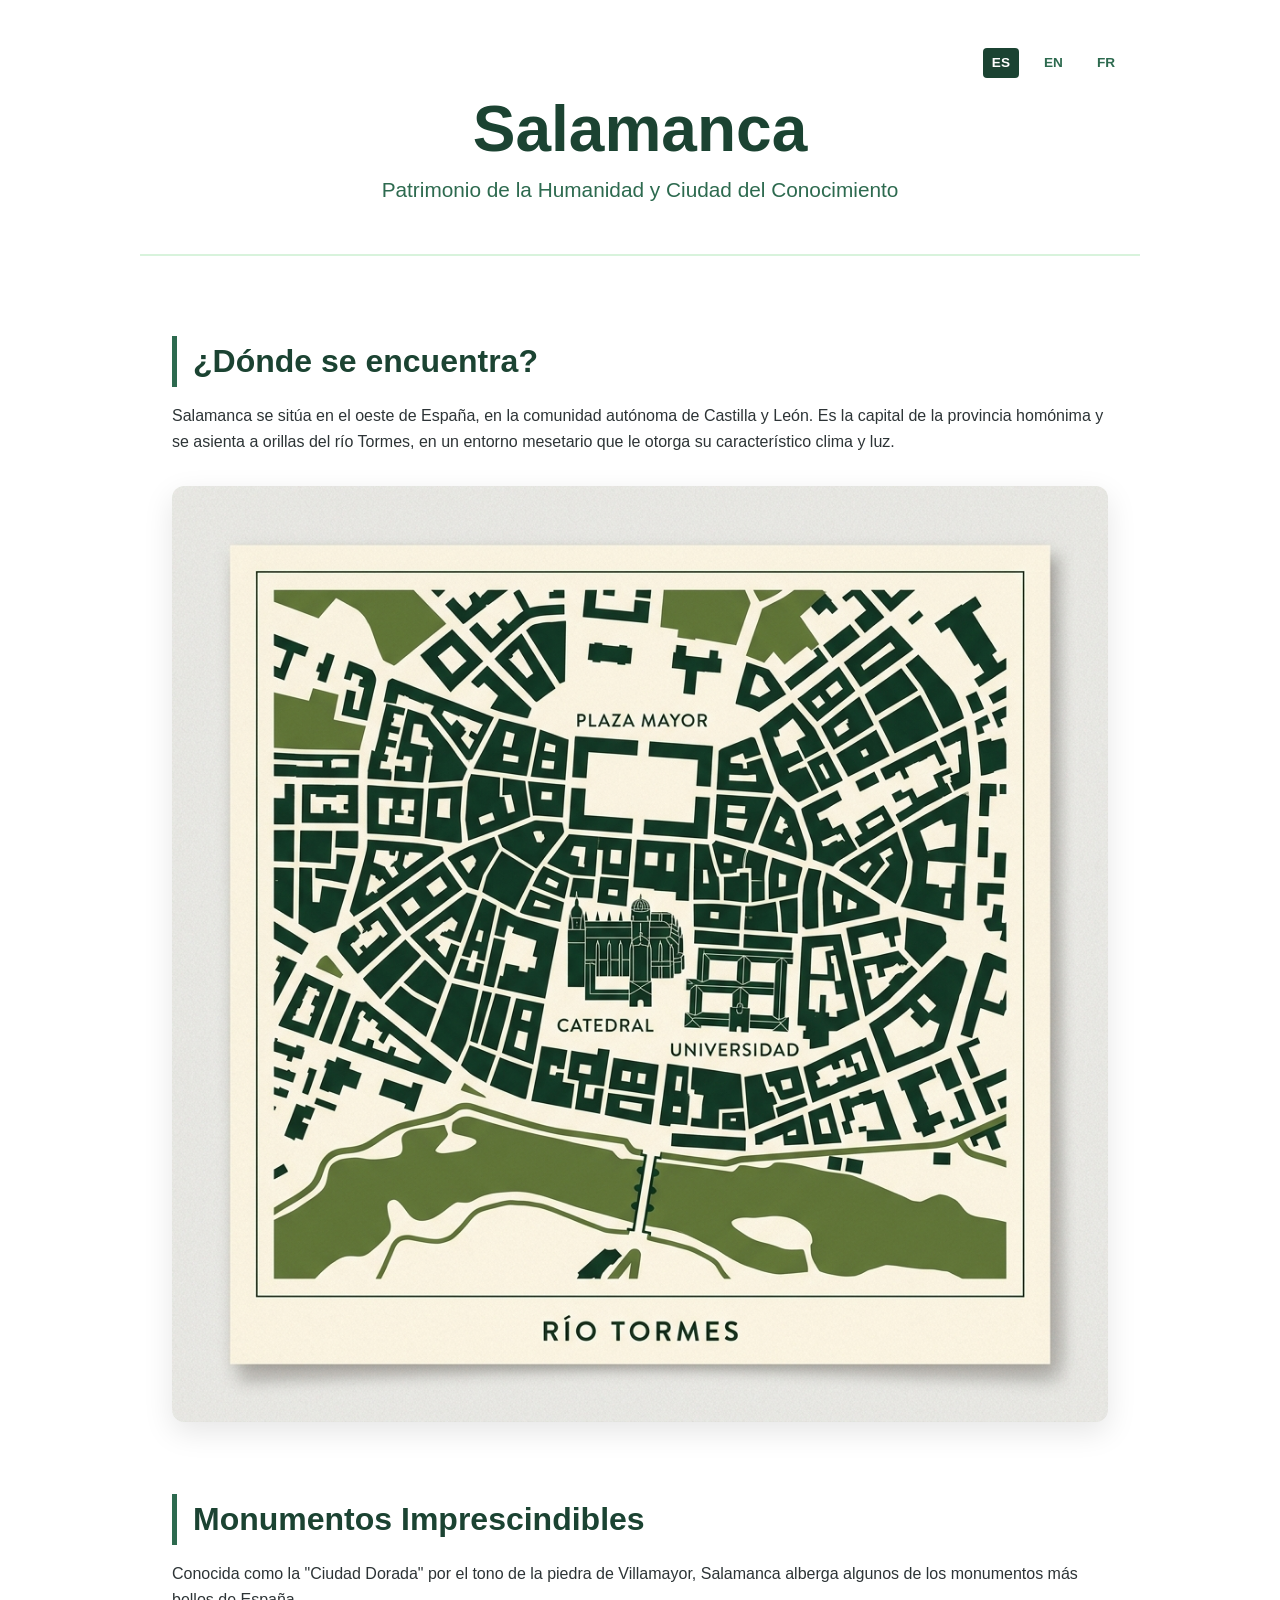
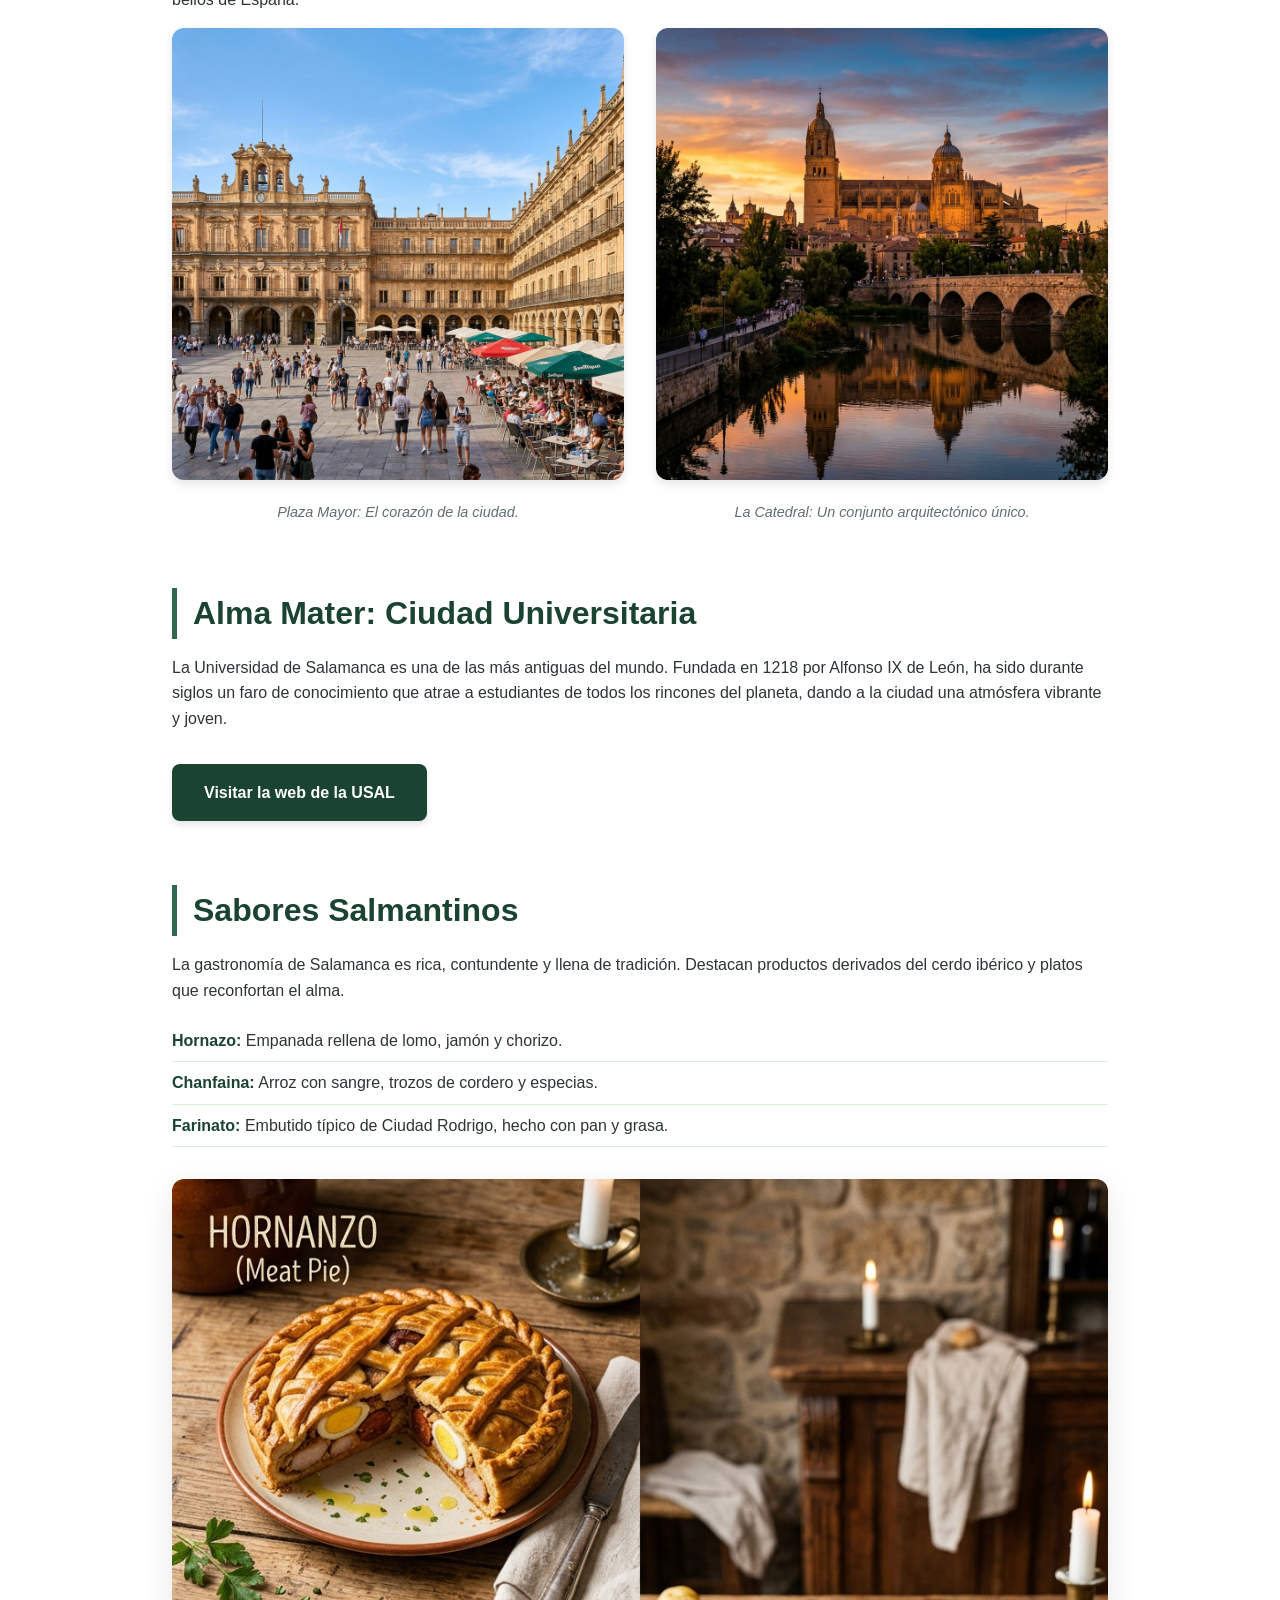
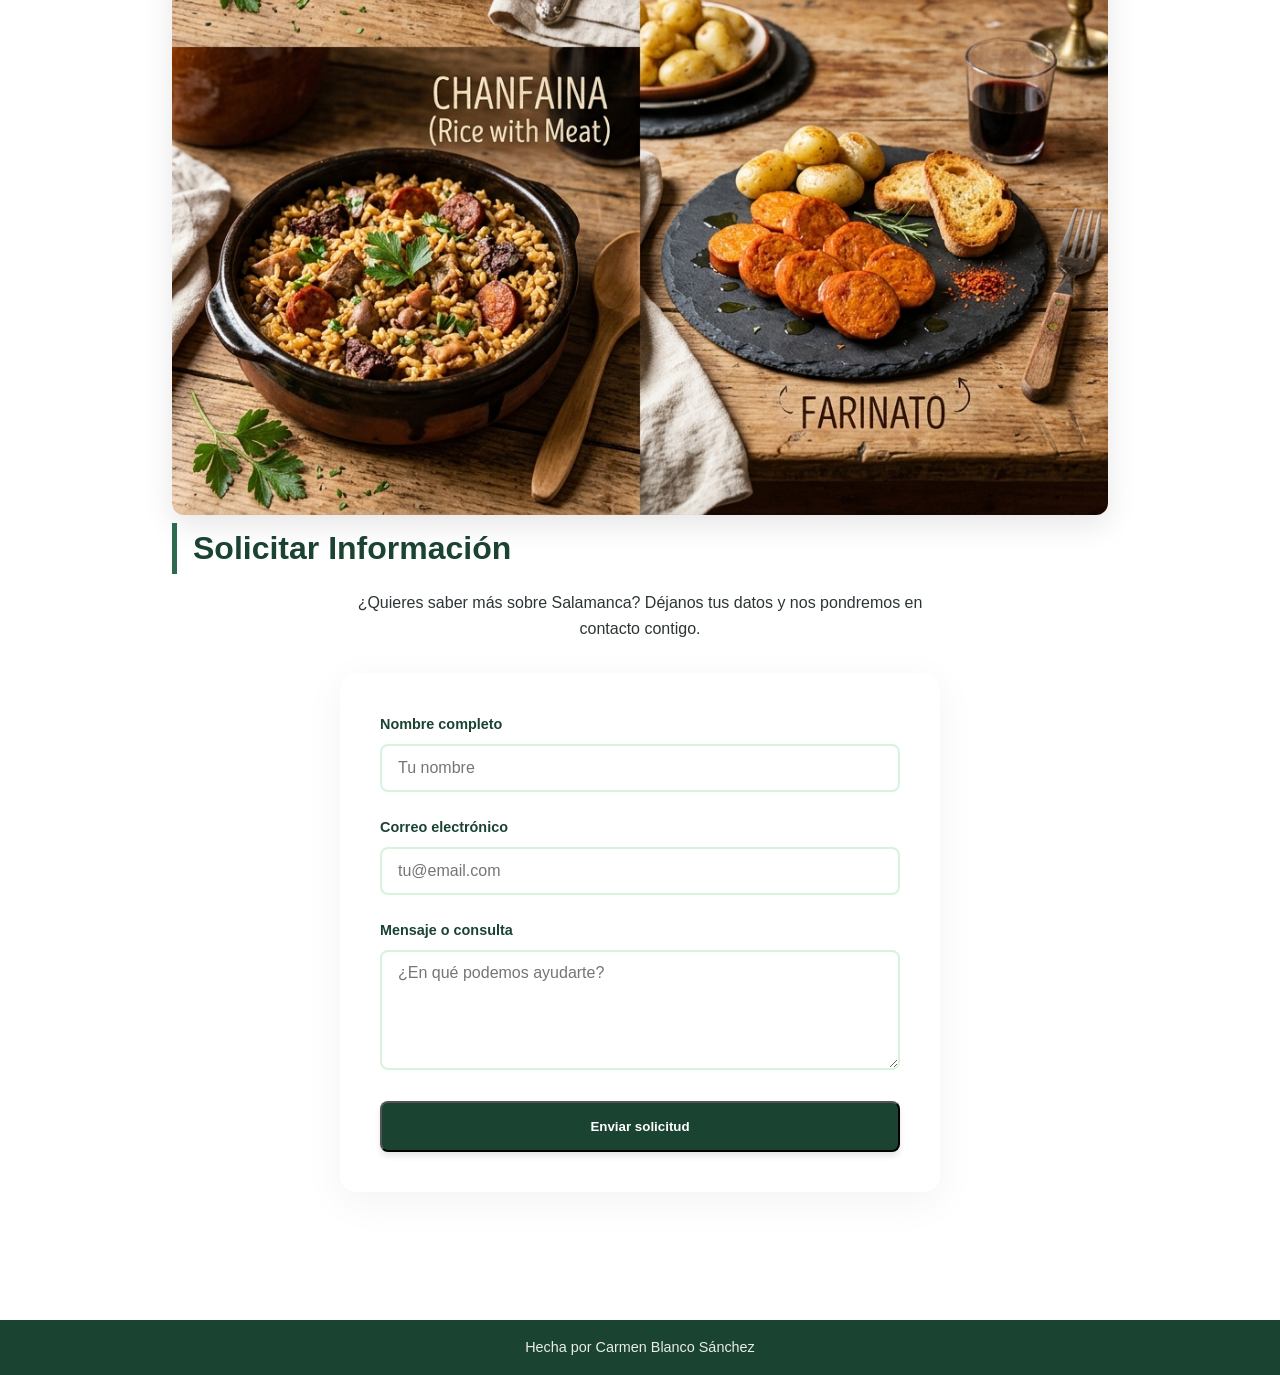
<file: index.html>
<!DOCTYPE html>
<html lang="es">

<head>
    <meta charset="UTF-8">
    <meta name="viewport" content="width=device-width, initial-scale=1.0">
    <title>Salamanca: Ciudad de Oro y Sabiduría</title>
    <link rel="preconnect" href="https://fonts.googleapis.com">
    <link rel="preconnect" href="https://fonts.gstatic.com" crossorigin>
    <link href="https://fonts.googleapis.com/css2?family=Inter:wght@400;600;800&display=swap" rel="stylesheet">
    <link rel="stylesheet" href="style.css">
    <meta name="description"
        content="Una breve presentación de la histórica ciudad de Salamanca: su ubicación, monumentos, universidad y gastronomía.">
    <meta name="theme-color" content="#1b4332">
    <meta http-equiv="Content-Security-Policy" content="default-src 'self'; font-src https://fonts.gstatic.com; style-src 'self' 'unsafe-inline' https://fonts.googleapis.com; img-src 'self' data:; script-src 'self'; frame-src https://www.google.com;">
</head>

<body class="page">
    <a href="#main-content" class="skip-link">Saltar al contenido principal</a>
    <header class="header">
        <nav class="lang-switcher" aria-label="Selección de idioma">
            <a href="index.html" class="lang-switcher__link lang-switcher__link--active" aria-current="page">ES</a>
            <a href="index-en.html" class="lang-switcher__link">EN</a>
            <a href="index-fr.html" class="lang-switcher__link">FR</a>
        </nav>
        <h1 class="header__title">Salamanca</h1>
        <p class="header__subtitle">Patrimonio de la Humanidad y Ciudad del Conocimiento</p>
    </header>

    <main class="main" id="main-content">
        <!-- Sección 1: Ubicación y Mapa -->
        <section class="section section--location" aria-labelledby="title-location">
            <h2 id="title-location" class="section__title">¿Dónde se encuentra?</h2>
            <div class="section__content">
                <p class="section__text">
                    Salamanca se sitúa en el oeste de España, en la comunidad autónoma de Castilla y León. Es la capital
                    de la provincia homónima y se asienta a orillas del río Tormes, en un entorno mesetario que le
                    otorga su característico clima y luz.
                </p>
                <div class="section__media">
                    <img src="img/mapa_estilo.png" alt="Mapa artístico de Salamanca con la Plaza Mayor, Catedral y Universidad marcadas, basado en geografía real" class="section__image">
                </div>
            </div>
        </section>

        <!-- Sección 2: Monumentos -->
        <section class="section section--monuments" aria-labelledby="title-monuments">
            <h2 id="title-monuments" class="section__title">Monumentos Imprescindibles</h2>
            <div class="section__content">
                <p class="section__text">
                    Conocida como la "Ciudad Dorada" por el tono de la piedra de Villamayor, Salamanca alberga algunos
                    de los monumentos más bellos de España.
                </p>
                <div class="grid">
                    <div class="grid__item">
                        <img src="img/plaza_mayor.png"
                            alt="La majestuosa Plaza Mayor de Salamanca con su arquitectura barroca"
                            class="grid__image">
                        <p class="grid__caption">Plaza Mayor: El corazón de la ciudad.</p>
                    </div>
                    <div class="grid__item">
                        <img src="img/catedral.png"
                            alt="Vista de la Catedral Nueva y el Puente Romano sobre el río Tormes al atardecer"
                            class="grid__image">
                        <p class="grid__caption">La Catedral: Un conjunto arquitectónico único.</p>
                    </div>
                </div>
            </div>
        </section>

        <!-- Sección 3: Ciudad Universitaria -->
        <section class="section section--university" aria-labelledby="title-university">
            <h2 id="title-university" class="section__title">Alma Mater: Ciudad Universitaria</h2>
            <div class="section__content">
                <p class="section__text">
                    La Universidad de Salamanca es una de las más antiguas del mundo. Fundada en 1218 por Alfonso IX de
                    León, ha sido durante siglos un faro de conocimiento que atrae a estudiantes de todos los rincones
                    del planeta, dando a la ciudad una atmósfera vibrante y joven.
                </p>
                <div class="section__action">
                    <a href="https://www.usal.es" target="_blank" rel="noopener noreferrer" class="button">Visitar la
                        web de la USAL</a>
                </div>
            </div>
        </section>

        <!-- Sección 4: Gastronomía -->
        <section class="section section--food" aria-labelledby="title-food">
            <h2 id="title-food" class="section__title">Sabores Salmantinos</h2>
            <div class="section__content">
                <p class="section__text">
                    La gastronomía de Salamanca es rica, contundente y llena de tradición. Destacan productos derivados
                    del cerdo ibérico y platos que reconfortan el alma.
                </p>
                <ul class="list">
                    <li class="list__item"><strong>Hornazo:</strong> Empanada rellena de lomo, jamón y chorizo.</li>
                    <li class="list__item"><strong>Chanfaina:</strong> Arroz con sangre, trozos de cordero y especias.
                    </li>
                    <li class="list__item"><strong>Farinato:</strong> Embutido típico de Ciudad Rodrigo, hecho con pan y
                        grasa.</li>
                </ul>
                <div class="section__media">
                    <img src="img/gastronomia.png" alt="Collage de platos típicos: Hornazo, Chanfaina y Farinato"
                        class="section__image">
                </div>
            </div>
        <!-- Sección 5: Contacto -->
        <section class="section section--contact" aria-labelledby="title-contact">
            <h2 id="title-contact" class="section__title">Solicitar Información</h2>
            <div class="section__content">
                <p class="section__text section__text--center">
                    ¿Quieres saber más sobre Salamanca? Déjanos tus datos y nos pondremos en contacto contigo.
                </p>
                <form action="#" method="POST" class="form">
                    <div class="form__group">
                        <label for="name" class="form__label">Nombre completo</label>
                        <input type="text" id="name" name="name" class="form__input" placeholder="Tu nombre" required>
                    </div>
                    <div class="form__group">
                        <label for="email" class="form__label">Correo electrónico</label>
                        <input type="email" id="email" name="email" class="form__input" placeholder="tu@email.com" required>
                    </div>
                    <div class="form__group">
                        <label for="message" class="form__label">Mensaje o consulta</label>
                        <textarea id="message" name="message" class="form__input form__input--textarea" placeholder="¿En qué podemos ayudarte?" required></textarea>
                    </div>
                    <button type="submit" class="button button--wide">Enviar solicitud</button>
                </form>
            </div>
        </section>
    </main>

    <footer class="footer">
        <p class="footer__text">Hecha por Carmen Blanco Sánchez</p>
    </footer>
    <script src="script.js"></script>
</body>

</html>
</file>
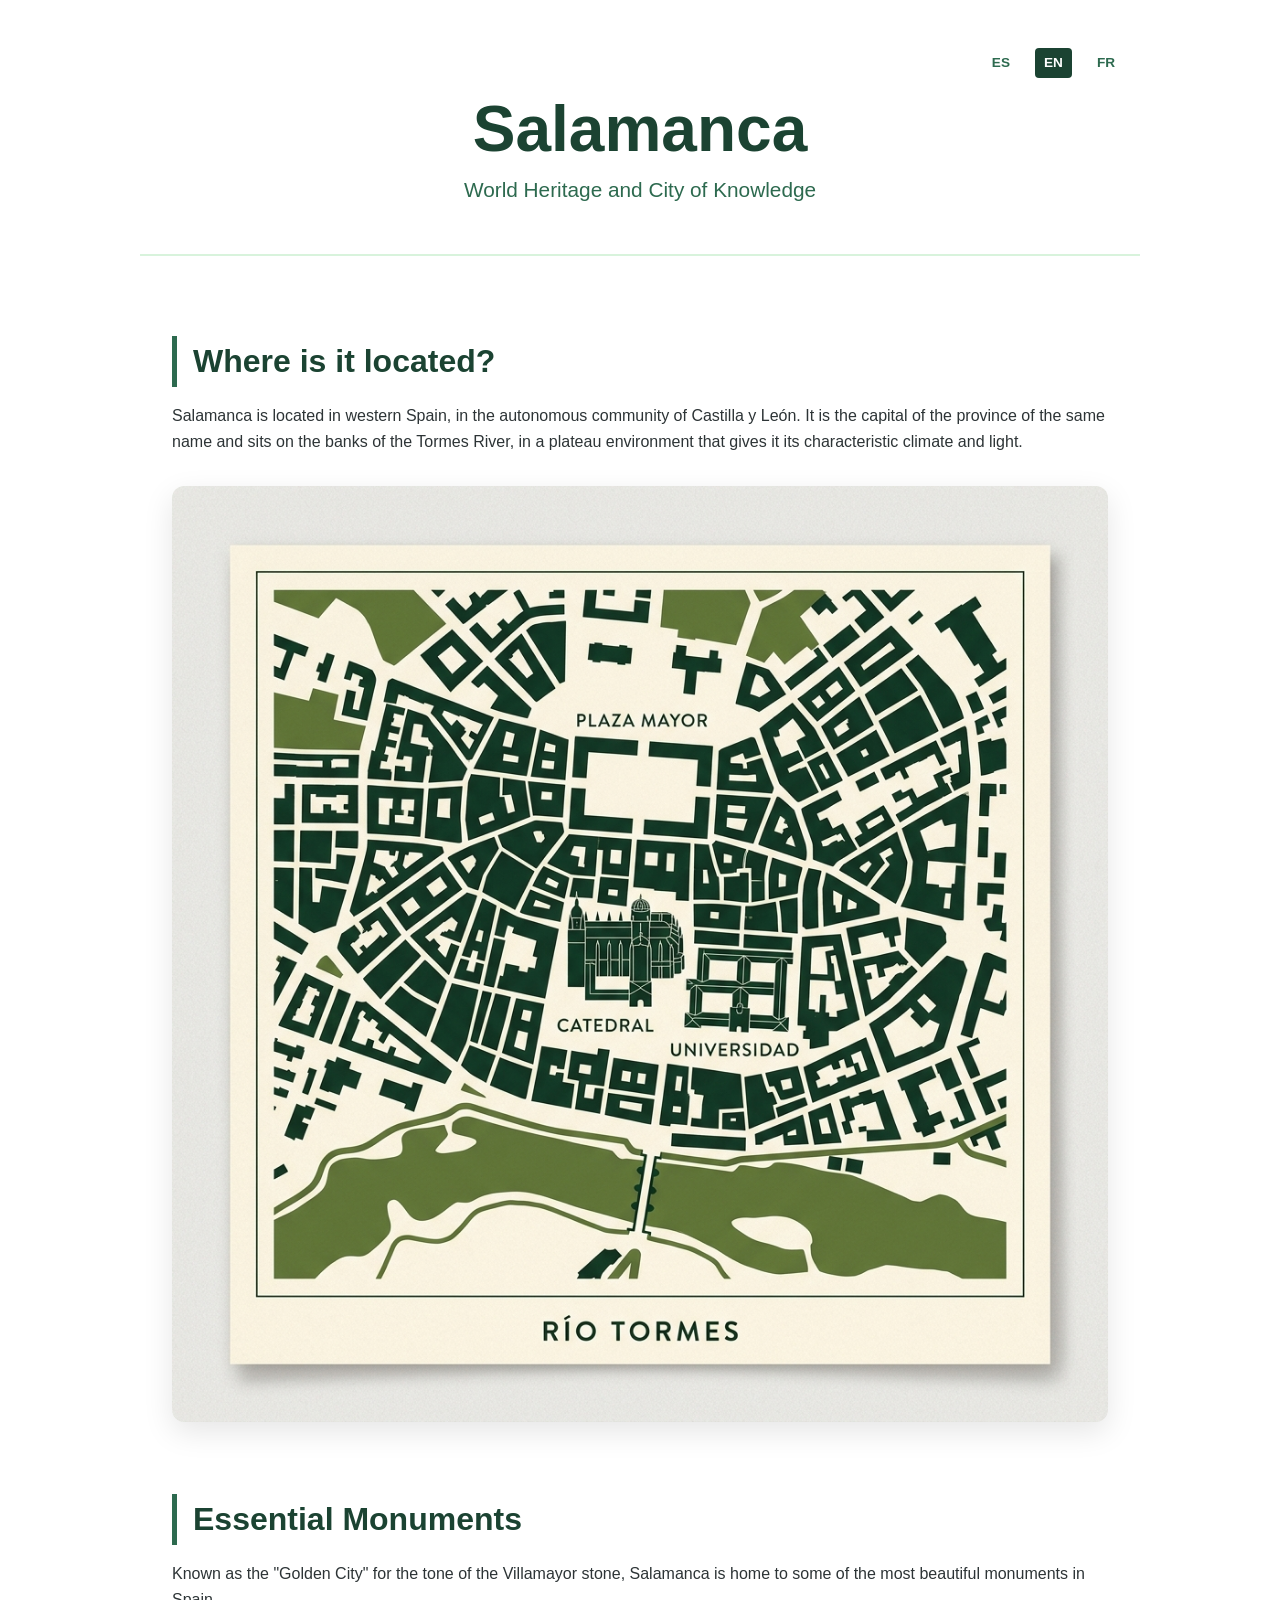
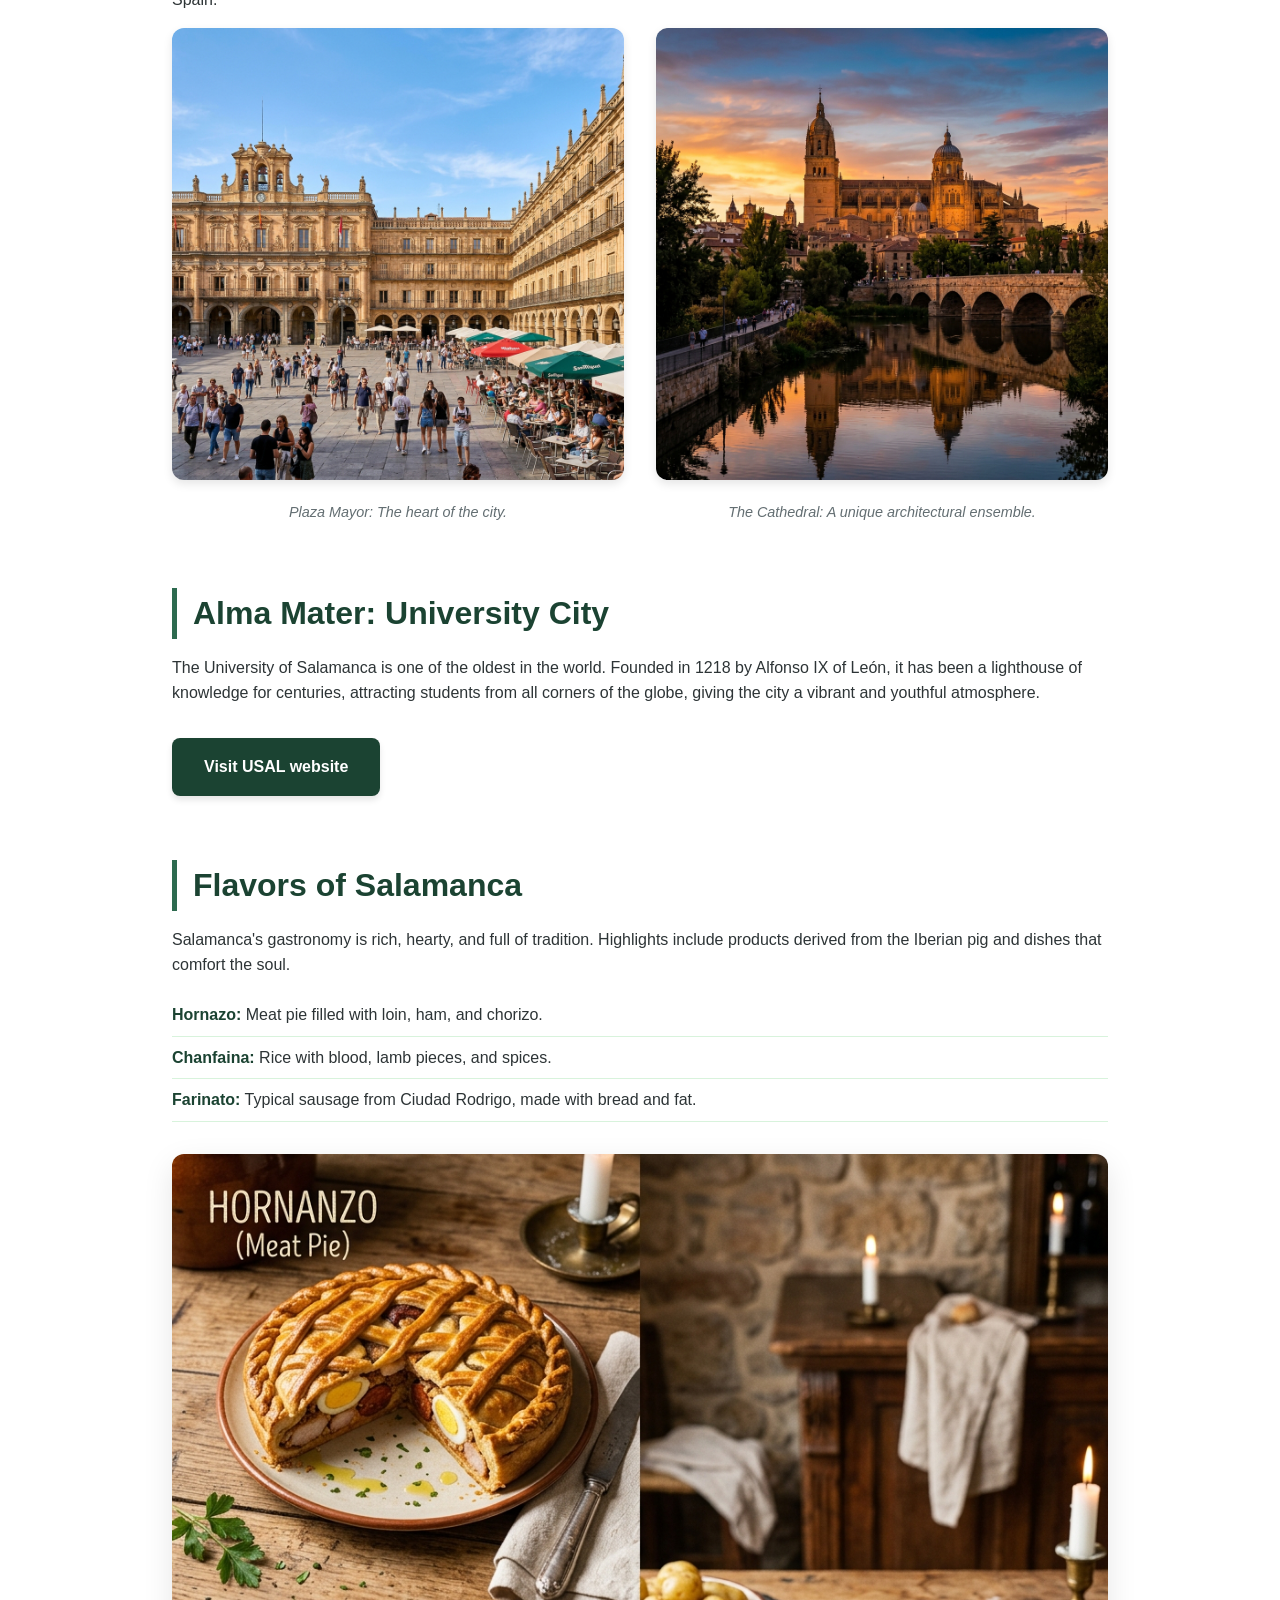
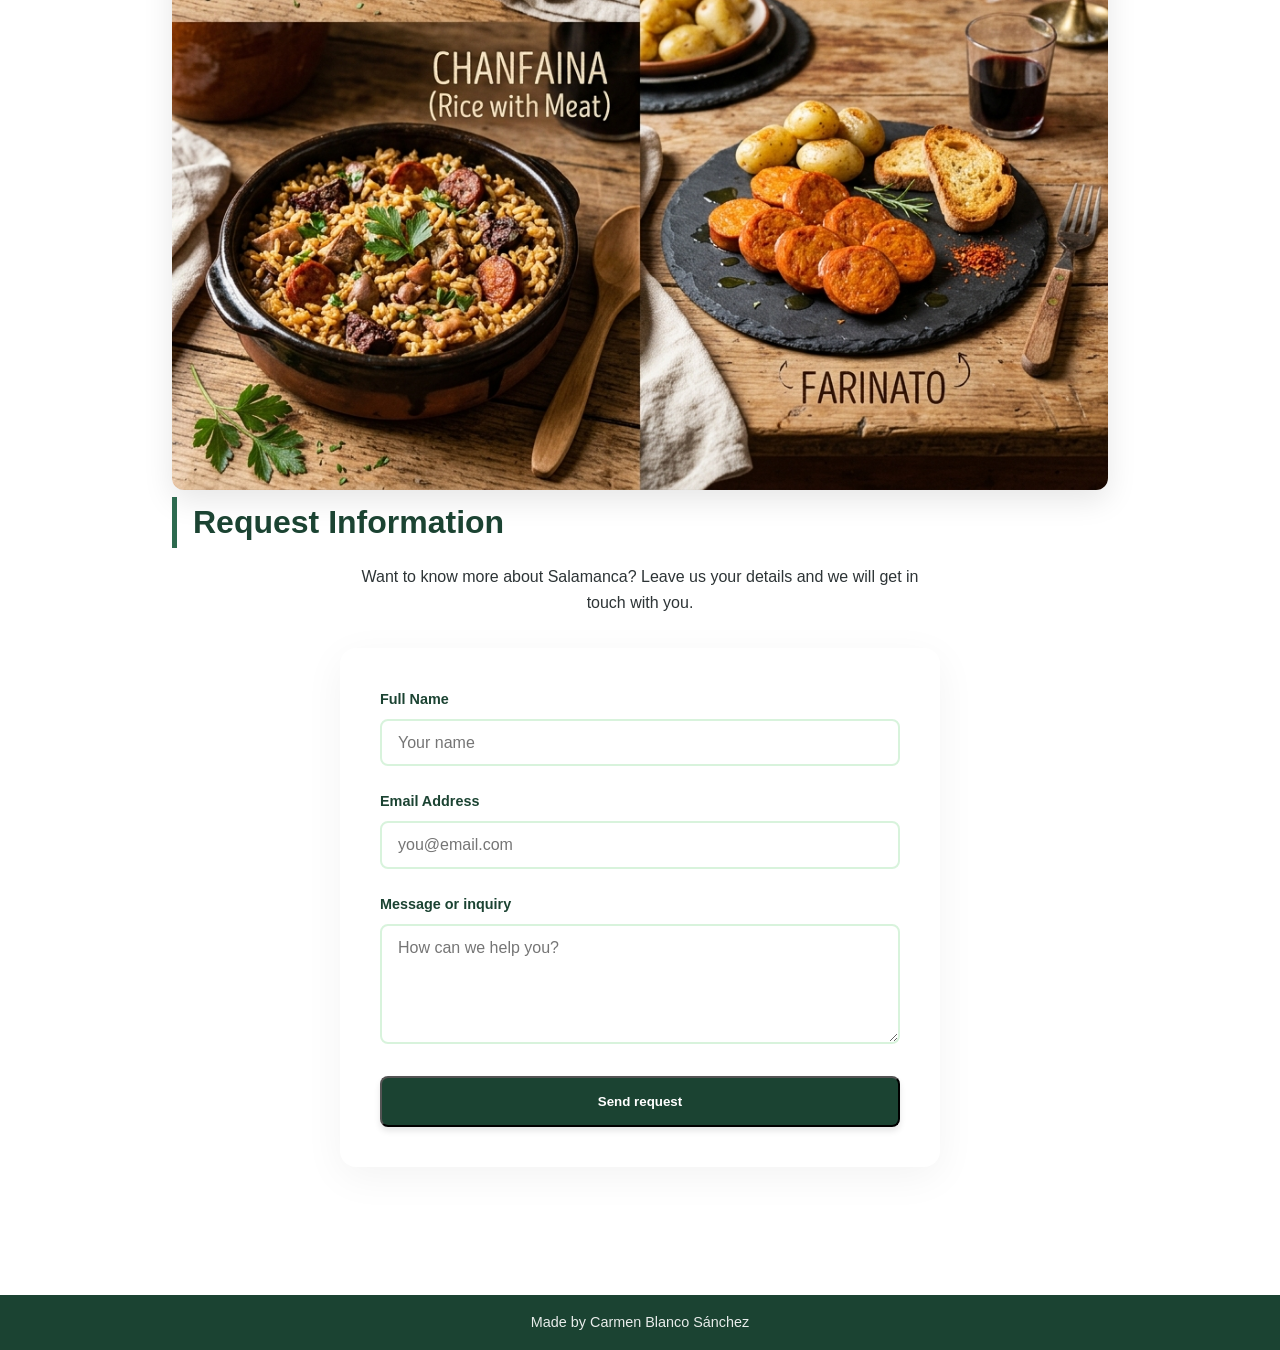
<file: index-en.html>
<!DOCTYPE html>
<html lang="en">

<head>
    <meta charset="UTF-8">
    <meta name="viewport" content="width=device-width, initial-scale=1.0">
    <title>Salamanca: City of Gold and Wisdom</title>
    <link rel="preconnect" href="https://fonts.googleapis.com">
    <link rel="preconnect" href="https://fonts.gstatic.com" crossorigin>
    <link href="https://fonts.googleapis.com/css2?family=Inter:wght@400;600;800&display=swap" rel="stylesheet">
    <link rel="stylesheet" href="style.css">
    <meta name="description"
        content="A brief presentation of the historic city of Salamanca: its location, monuments, university, and gastronomy.">
    <meta name="theme-color" content="#1b4332">
    <meta http-equiv="Content-Security-Policy" content="default-src 'self'; font-src https://fonts.gstatic.com; style-src 'self' 'unsafe-inline' https://fonts.googleapis.com; img-src 'self' data:; script-src 'self'; frame-src https://www.google.com;">
</head>

<body class="page">
    <a href="#main-content" class="skip-link">Skip to main content</a>
    <header class="header">
        <nav class="lang-switcher" aria-label="Language selection">
            <a href="index.html" class="lang-switcher__link">ES</a>
            <a href="index-en.html" class="lang-switcher__link lang-switcher__link--active" aria-current="page">EN</a>
            <a href="index-fr.html" class="lang-switcher__link">FR</a>
        </nav>
        <h1 class="header__title">Salamanca</h1>
        <p class="header__subtitle">World Heritage and City of Knowledge</p>
    </header>

    <main class="main" id="main-content">
        <!-- Section 1: Location and Map -->
        <section class="section section--location" aria-labelledby="title-location">
            <h2 id="title-location" class="section__title">Where is it located?</h2>
            <div class="section__content">
                <p class="section__text">
                    Salamanca is located in western Spain, in the autonomous community of Castilla y León. It is the
                    capital of the province of the same name and sits on the banks of the Tormes River, in a plateau
                    environment that gives it its characteristic climate and light.
                </p>
                <div class="section__media">
                    <img src="img/mapa_estilo.png" alt="Artistic map of Salamanca with Plaza Mayor, Cathedral and University marked, based on real geography" class="section__image">
                </div>
            </div>
        </section>

        <!-- Section 2: Monuments -->
        <section class="section section--monuments" aria-labelledby="title-monuments">
            <h2 id="title-monuments" class="section__title">Essential Monuments</h2>
            <div class="section__content">
                <p class="section__text">
                    Known as the "Golden City" for the tone of the Villamayor stone, Salamanca is home to some of the
                    most beautiful monuments in Spain.
                </p>
                <div class="grid">
                    <div class="grid__item">
                        <img src="img/plaza_mayor.png"
                            alt="The majestic Plaza Mayor of Salamanca with its Baroque architecture"
                            class="grid__image">
                        <p class="grid__caption">Plaza Mayor: The heart of the city.</p>
                    </div>
                    <div class="grid__item">
                        <img src="img/catedral.png"
                            alt="View of the New Cathedral and the Roman Bridge over the Tormes river at sunset"
                            class="grid__image">
                        <p class="grid__caption">The Cathedral: A unique architectural ensemble.</p>
                    </div>
                </div>
            </div>
        </section>

        <!-- Section 3: University City -->
        <section class="section section--university" aria-labelledby="title-university">
            <h2 id="title-university" class="section__title">Alma Mater: University City</h2>
            <div class="section__content">
                <p class="section__text">
                    The University of Salamanca is one of the oldest in the world. Founded in 1218 by Alfonso IX of
                    León, it has been a lighthouse of knowledge for centuries, attracting students from all corners of
                    the globe, giving the city a vibrant and youthful atmosphere.
                </p>
                <div class="section__action">
                    <a href="https://www.usal.es/en" target="_blank" rel="noopener noreferrer" class="button">Visit USAL
                        website</a>
                </div>
            </div>
        </section>

        <!-- Section 4: Gastronomy -->
        <section class="section section--food" aria-labelledby="title-food">
            <h2 id="title-food" class="section__title">Flavors of Salamanca</h2>
            <div class="section__content">
                <p class="section__text">
                    Salamanca's gastronomy is rich, hearty, and full of tradition. Highlights include products derived
                    from the Iberian pig and dishes that comfort the soul.
                </p>
                <ul class="list">
                    <li class="list__item"><strong>Hornazo:</strong> Meat pie filled with loin, ham, and chorizo.</li>
                    <li class="list__item"><strong>Chanfaina:</strong> Rice with blood, lamb pieces, and spices.</li>
                    <li class="list__item"><strong>Farinato:</strong> Typical sausage from Ciudad Rodrigo, made with
                        bread and fat.</li>
                </ul>
                <div class="section__media">
                    <img src="img/gastronomia.png" alt="Collage of typical dishes: Hornazo, Chanfaina, and Farinato"
                        class="section__image">
                </div>
            </div>
        <!-- Section 5: Contact -->
        <section class="section section--contact" aria-labelledby="title-contact">
            <h2 id="title-contact" class="section__title">Request Information</h2>
            <div class="section__content">
                <p class="section__text section__text--center">
                    Want to know more about Salamanca? Leave us your details and we will get in touch with you.
                </p>
                <form action="#" method="POST" class="form">
                    <div class="form__group">
                        <label for="name" class="form__label">Full Name</label>
                        <input type="text" id="name" name="name" class="form__input" placeholder="Your name" required>
                    </div>
                    <div class="form__group">
                        <label for="email" class="form__label">Email Address</label>
                        <input type="email" id="email" name="email" class="form__input" placeholder="you@email.com" required>
                    </div>
                    <div class="form__group">
                        <label for="message" class="form__label">Message or inquiry</label>
                        <textarea id="message" name="message" class="form__input form__input--textarea" placeholder="How can we help you?" required></textarea>
                    </div>
                    <button type="submit" class="button button--wide">Send request</button>
                </form>
            </div>
        </section>
    </main>

    <footer class="footer">
        <p class="footer__text">Made by Carmen Blanco Sánchez</p>
    </footer>
    <script src="script.js"></script>
</body>

</html>
</file>
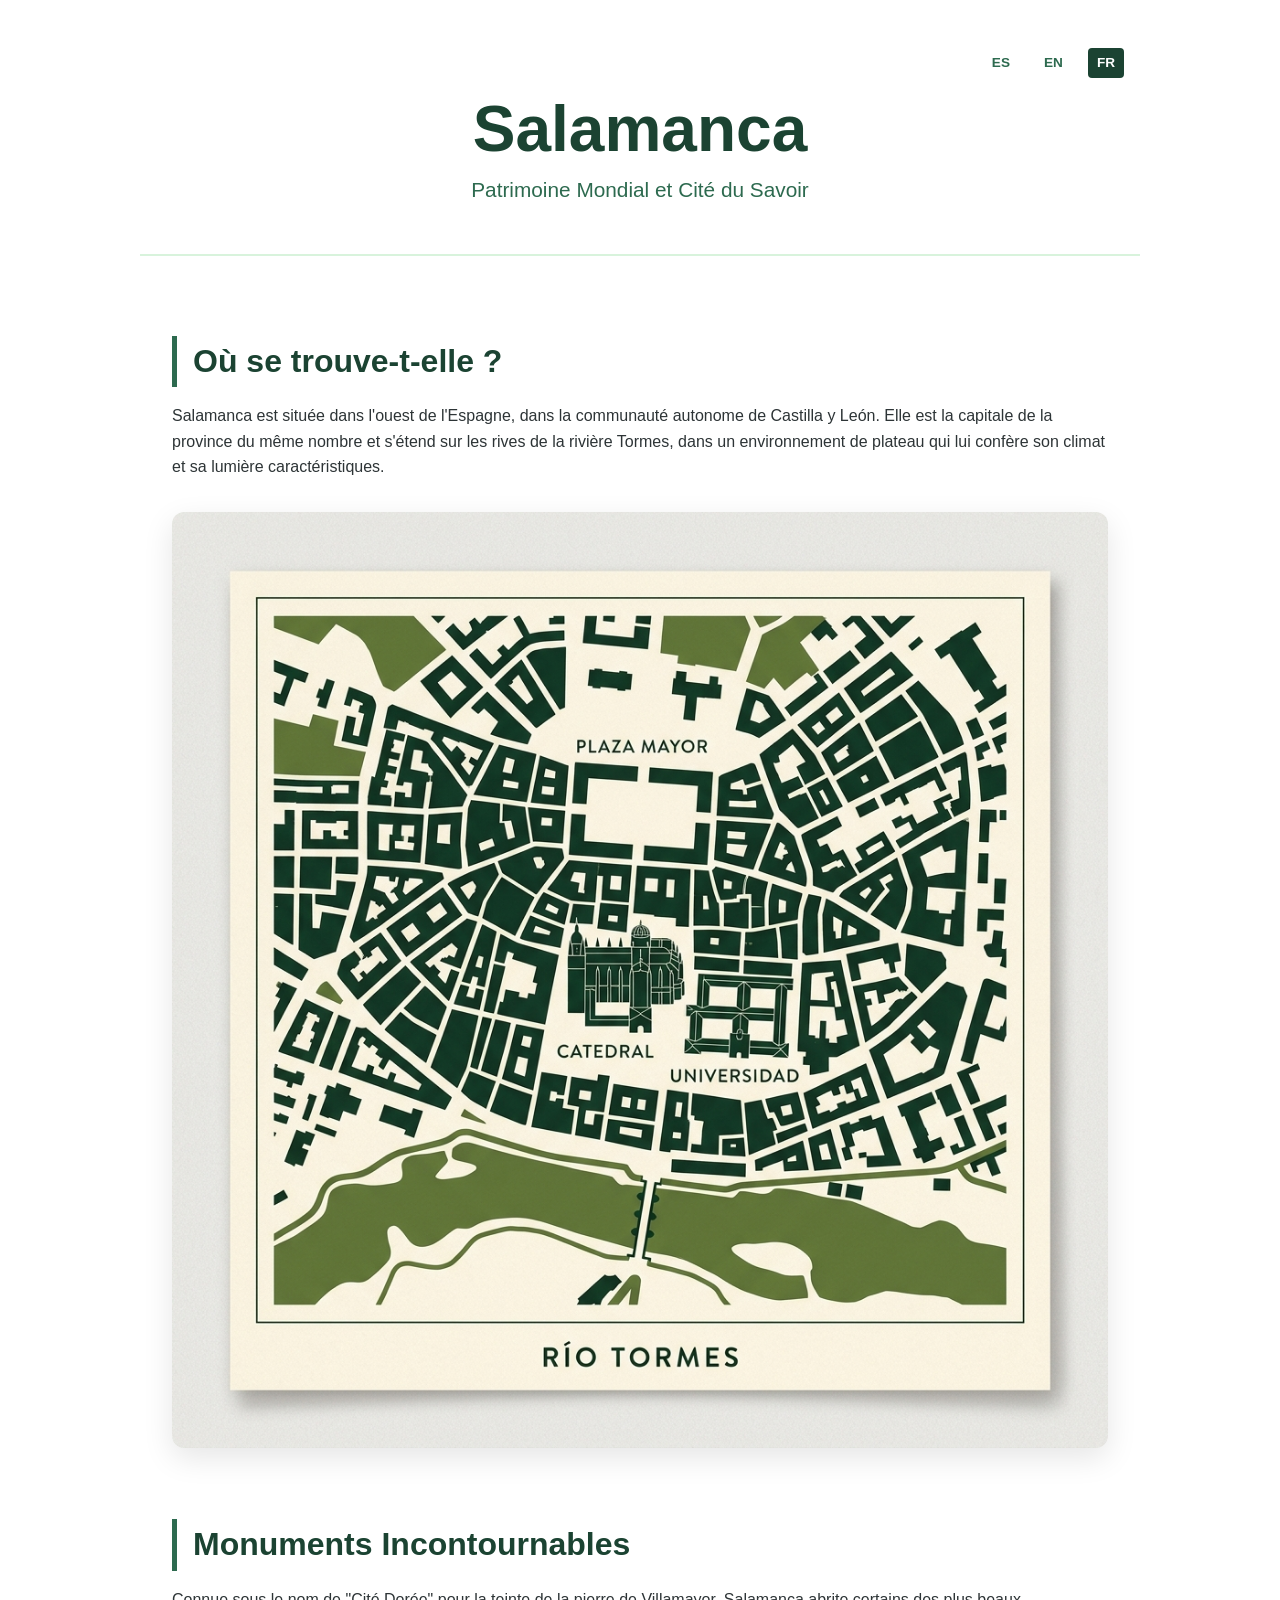
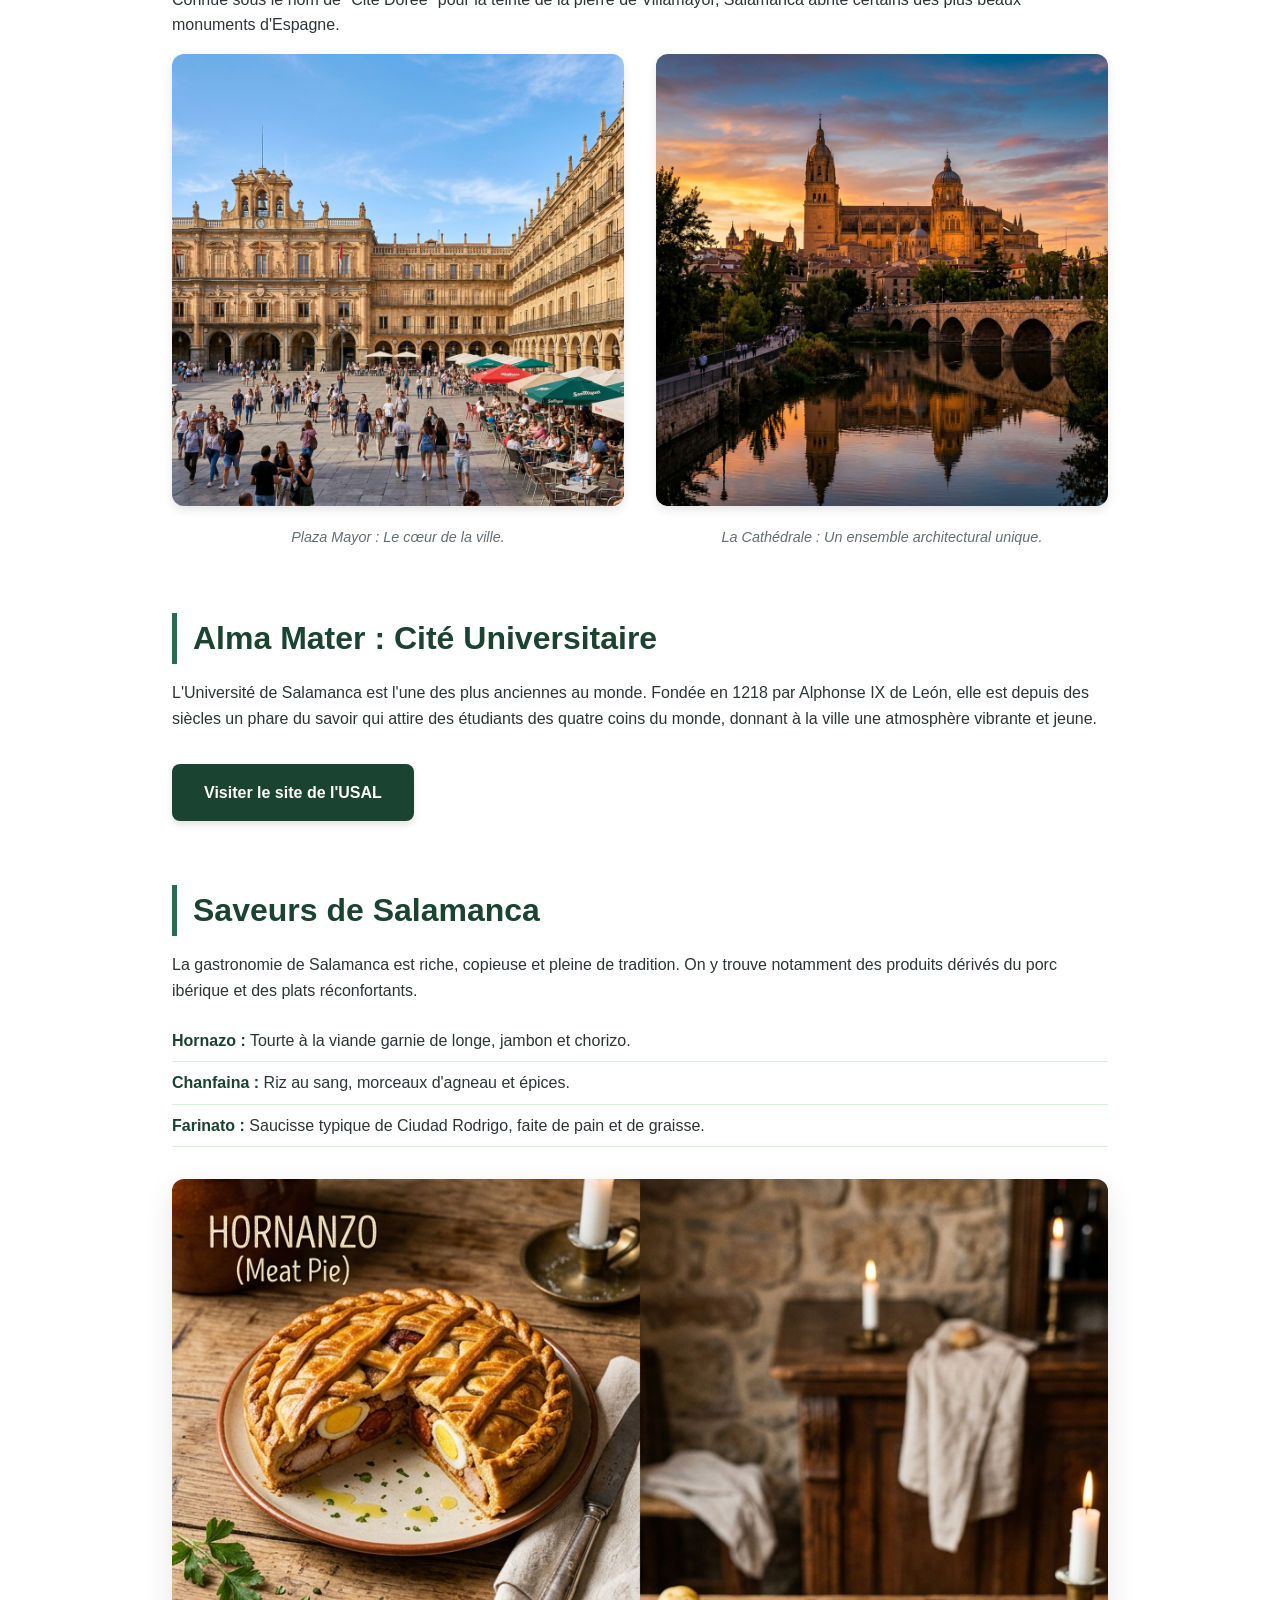
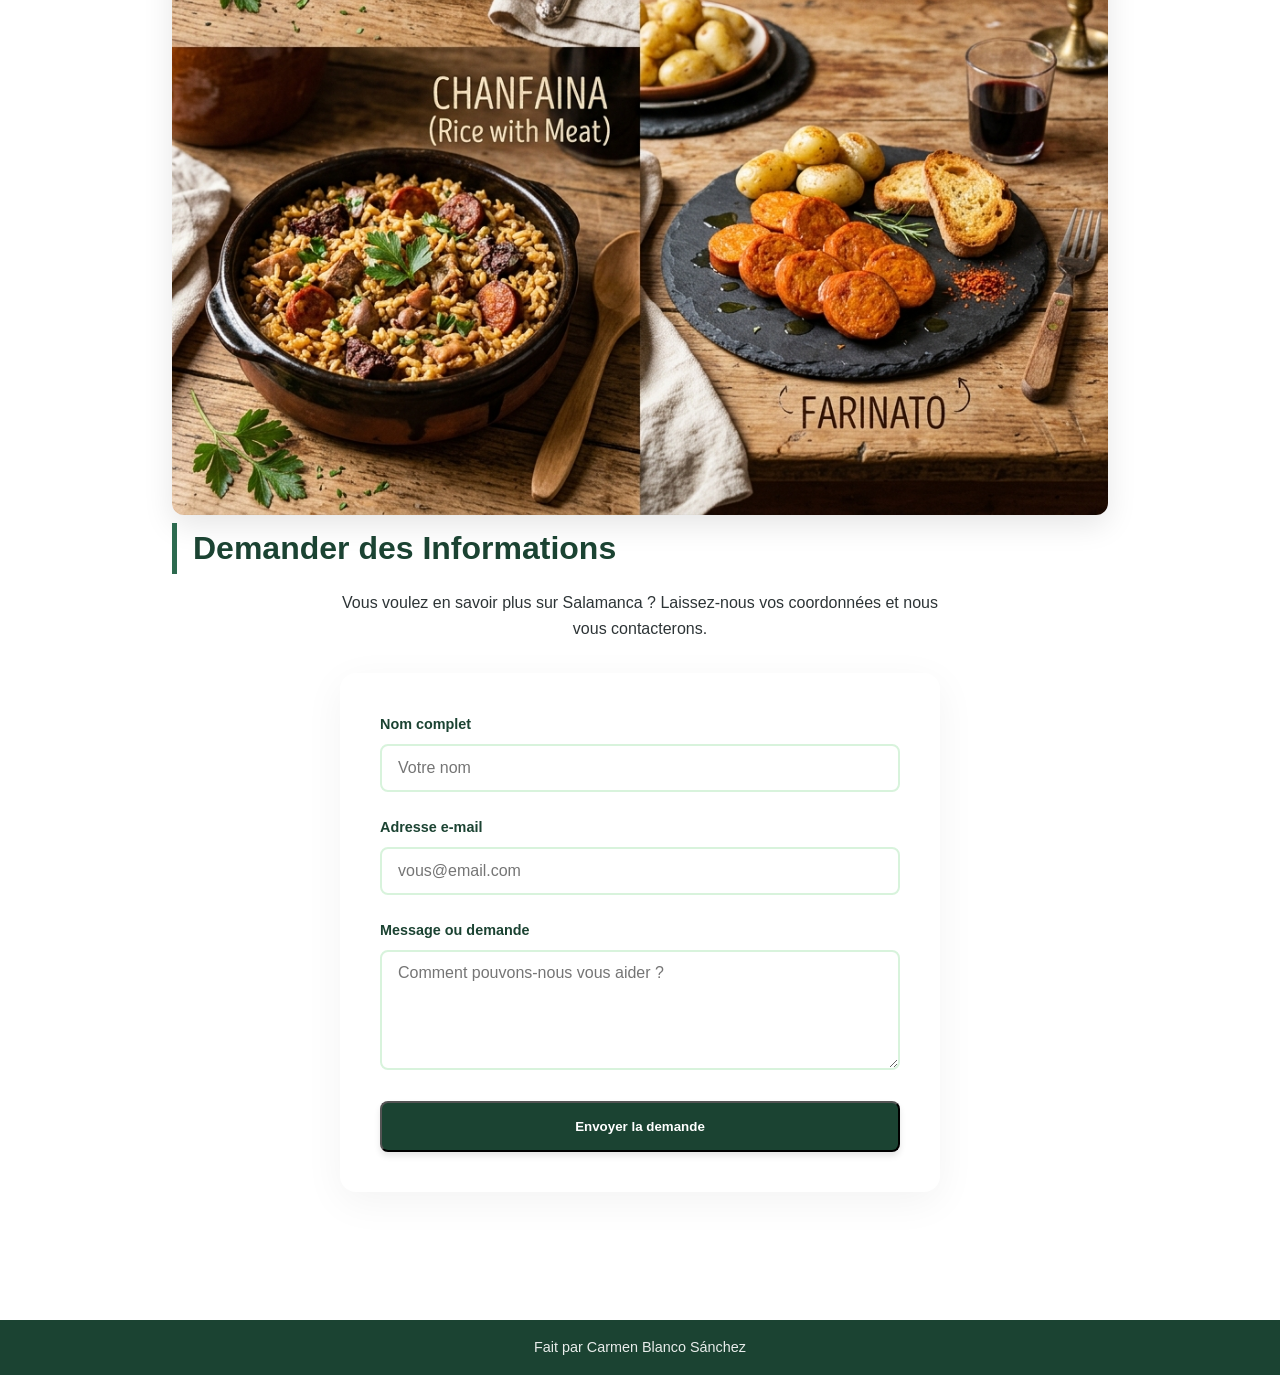
<file: index-fr.html>
<!DOCTYPE html>
<html lang="fr">

<head>
    <meta charset="UTF-8">
    <meta name="viewport" content="width=device-width, initial-scale=1.0">
    <title>Salamanca : Cité d'Or et de Sagesse</title>
    <link rel="preconnect" href="https://fonts.googleapis.com">
    <link rel="preconnect" href="https://fonts.gstatic.com" crossorigin>
    <link href="https://fonts.googleapis.com/css2?family=Inter:wght@400;600;800&display=swap" rel="stylesheet">
    <link rel="stylesheet" href="style.css">
    <meta name="description"
        content="Une brève présentation de la ville historique de Salamanca : son emplacement, ses monuments, son université et sa gastronomie.">
    <meta name="theme-color" content="#1b4332">
    <meta http-equiv="Content-Security-Policy" content="default-src 'self'; font-src https://fonts.gstatic.com; style-src 'self' 'unsafe-inline' https://fonts.googleapis.com; img-src 'self' data:; script-src 'self'; frame-src https://www.google.com;">
</head>

<body class="page">
    <a href="#main-content" class="skip-link">Passer au contenu principal</a>
    <header class="header">
        <nav class="lang-switcher" aria-label="Sélection de la langue">
            <a href="index.html" class="lang-switcher__link">ES</a>
            <a href="index-en.html" class="lang-switcher__link">EN</a>
            <a href="index-fr.html" class="lang-switcher__link lang-switcher__link--active" aria-current="page">FR</a>
        </nav>
        <h1 class="header__title">Salamanca</h1>
        <p class="header__subtitle">Patrimoine Mondial et Cité du Savoir</p>
    </header>

    <main class="main" id="main-content">
        <!-- Section 1: Emplacement et Carte -->
        <section class="section section--location" aria-labelledby="title-location">
            <h2 id="title-location" class="section__title">Où se trouve-t-elle ?</h2>
            <div class="section__content">
                <p class="section__text">
                    Salamanca est située dans l'ouest de l'Espagne, dans la communauté autonome de Castilla y León. Elle
                    est la capitale de la province du même nombre et s'étend sur les rives de la rivière Tormes, dans un
                    environnement de plateau qui lui confère son climat et sa lumière caractéristiques.
                </p>
                <div class="section__media">
                    <img src="img/mapa_estilo.png" alt="Carte artistique de Salamanca avec Plaza Mayor, Cathédrale et Université marquées, basée sur une géographie réelle" class="section__image">
                </div>
            </div>
        </section>

        <!-- Section 2: Monuments -->
        <section class="section section--monuments" aria-labelledby="title-monuments">
            <h2 id="title-monuments" class="section__title">Monuments Incontournables</h2>
            <div class="section__content">
                <p class="section__text">
                    Connue sous le nom de "Cité Dorée" pour la teinte de la pierre de Villamayor, Salamanca abrite
                    certains des plus beaux monuments d'Espagne.
                </p>
                <div class="grid">
                    <div class="grid__item">
                        <img src="img/plaza_mayor.png"
                            alt="La majestueuse Plaza Mayor de Salamanca avec son architecture baroque"
                            class="grid__image">
                        <p class="grid__caption">Plaza Mayor : Le cœur de la ville.</p>
                    </div>
                    <div class="grid__item">
                        <img src="img/catedral.png"
                            alt="Vue de la Nouvelle Cathédrale et du Pont Romain sur la rivière Tormes au coucher du soleil"
                            class="grid__image">
                        <p class="grid__caption">La Cathédrale : Un ensemble architectural unique.</p>
                    </div>
                </div>
            </div>
        </section>

        <!-- Section 3: Cité Universitaire -->
        <section class="section section--university" aria-labelledby="title-university">
            <h2 id="title-university" class="section__title">Alma Mater : Cité Universitaire</h2>
            <div class="section__content">
                <p class="section__text">
                    L'Université de Salamanca est l'une des plus anciennes au monde. Fondée en 1218 par Alphonse IX de
                    León, elle est depuis des siècles un phare du savoir qui attire des étudiants des quatre coins du
                    monde, donnant à la ville une atmosphère vibrante et jeune.
                </p>
                <div class="section__action">
                    <a href="https://www.usal.es" target="_blank" rel="noopener noreferrer" class="button">Visiter le
                        site de l'USAL</a>
                </div>
            </div>
        </section>

        <!-- Section 4: Gastronomie -->
        <section class="section section--food" aria-labelledby="title-food">
            <h2 id="title-food" class="section__title">Saveurs de Salamanca</h2>
            <div class="section__content">
                <p class="section__text">
                    La gastronomie de Salamanca est riche, copieuse et pleine de tradition. On y trouve notamment des
                    produits dérivés du porc ibérique et des plats réconfortants.
                </p>
                <ul class="list">
                    <li class="list__item"><strong>Hornazo :</strong> Tourte à la viande garnie de longe, jambon et
                        chorizo.</li>
                    <li class="list__item"><strong>Chanfaina :</strong> Riz au sang, morceaux d'agneau et épices.</li>
                    <li class="list__item"><strong>Farinato :</strong> Saucisse typique de Ciudad Rodrigo, faite de pain
                        et de graisse.</li>
                </ul>
                <div class="section__media">
                    <img src="img/gastronomia.png" alt="Collage de plats typiques : Hornazo, Chanfaina et Farinato" class="section__image">
                </div>
            </div>
        <!-- Section 5: Contact -->
        <section class="section section--contact" aria-labelledby="title-contact">
            <h2 id="title-contact" class="section__title">Demander des Informations</h2>
            <div class="section__content">
                <p class="section__text section__text--center">
                    Vous voulez en savoir plus sur Salamanca ? Laissez-nous vos coordonnées et nous vous contacterons.
                </p>
                <form action="#" method="POST" class="form">
                    <div class="form__group">
                        <label for="name" class="form__label">Nom complet</label>
                        <input type="text" id="name" name="name" class="form__input" placeholder="Votre nom" required>
                    </div>
                    <div class="form__group">
                        <label for="email" class="form__label">Adresse e-mail</label>
                        <input type="email" id="email" name="email" class="form__input" placeholder="vous@email.com" required>
                    </div>
                    <div class="form__group">
                        <label for="message" class="form__label">Message ou demande</label>
                        <textarea id="message" name="message" class="form__input form__input--textarea" placeholder="Comment pouvons-nous vous aider ?" required></textarea>
                    </div>
                    <button type="submit" class="button button--wide">Envoyer la demande</button>
                </form>
            </div>
        </section>
    </main>

    <footer class="footer">
        <p class="footer__text">Fait par Carmen Blanco Sánchez</p>
    </footer>
    <script src="script.js"></script>
</body>

</html>
</file>
<file: style.css>
/* CSS - Mi Estilo Web */
/* Variables de diseño */
:root {
    --color-green-dark: #1b4332;
    --color-green-medium: #2d6a4f;
    --color-green-light: #d8f3dc;
    --color-white: #ffffff;
    --color-text: #2d3436;
    --color-text-light: #636e72;
    --font-family: 'Inter', -apple-system, BlinkMacSystemFont, 'Segoe UI', Roboto, Helvetica, Arial, sans-serif;
    --spacing-unit: 1rem;
    --max-width: 1000px;
}

/* Reset y base */
* {
    margin: 0;
    padding: 0;
    box-sizing: border-box;
}

html {
    scroll-behavior: smooth;
}

body {
    font-family: var(--font-family);
    font-size: 16px;
    line-height: 1.6;
    color: var(--color-text);
    background-color: var(--color-white);
}

/* Accesibilidad: Enlace de salto */
.skip-link {
    position: absolute;
    top: -100px;
    left: 0;
    background: var(--color-green-dark);
    color: white;
    padding: 1rem;
    z-index: 100;
    text-decoration: none;
    font-weight: bold;
}

.skip-link:focus {
    top: 0;
}

/* Accesibilidad: Foco visible */
:focus-visible {
    outline: 3px solid var(--color-green-medium);
    outline-offset: 4px;
}

/* Layout */
.page {
    display: flex;
    flex-direction: column;
    min-height: 100vh;
}

/* Selector de Idiomas */
.lang-switcher {
    display: flex;
    justify-content: flex-end;
    gap: 1rem;
    padding-bottom: 1rem;
    font-size: 0.85rem;
    font-weight: 600;
}

.lang-switcher__link {
    color: var(--color-green-medium);
    text-decoration: none;
    padding: 0.2rem 0.5rem;
    border-radius: 4px;
    transition: all 0.3s ease;
    border: 1px solid transparent;
}

.lang-switcher__link:hover {
    color: var(--color-green-dark);
    background-color: var(--color-green-light);
}

.lang-switcher__link--active {
    color: var(--color-white);
    background-color: var(--color-green-dark);
    cursor: default;
}

.header, .main, .footer {
    width: 100%;
    max-width: var(--max-width);
    margin: 0 auto;
    padding: calc(var(--spacing-unit) * 2);
}

/* Header */
.header {
    text-align: center;
    border-bottom: 2px solid var(--color-green-light);
    margin-bottom: calc(var(--spacing-unit) * 3);
    padding: calc(var(--spacing-unit) * 3) var(--spacing-unit);
}

.header__title {
    font-size: clamp(2.5rem, 8vw, 4rem);
    color: var(--color-green-dark);
    font-weight: 800;
    line-height: 1.1;
    margin-bottom: 0.5rem;
}

.header__subtitle {
    font-size: clamp(1rem, 4vw, 1.3rem);
    color: var(--color-green-medium);
    font-weight: 400;
    max-width: 600px;
    margin: 0 auto;
}

/* Main Content */
.main {
    flex: 1;
}

.section {
    margin-bottom: calc(var(--spacing-unit) * 4);
    animation: fadeIn 0.8s ease-out forwards;
    opacity: 0;
}

.section:nth-child(1) { animation-delay: 0.1s; }
.section:nth-child(2) { animation-delay: 0.3s; }
.section:nth-child(3) { animation-delay: 0.5s; }
.section:nth-child(4) { animation-delay: 0.7s; }

@keyframes fadeIn {
    from {
        opacity: 0;
        transform: translateY(20px);
    }
    to {
        opacity: 1;
        transform: translateY(0);
    }
}

.section__title {
    font-size: 2rem;
    color: var(--color-green-dark);
    border-left: 5px solid var(--color-green-medium);
    padding-left: 1rem;
    margin-bottom: var(--spacing-unit);
}

.section__text {
    margin-bottom: var(--spacing-unit);
    color: var(--color-text);
}

.section__text--center {
    text-align: center;
    max-width: 600px;
    margin-left: auto;
    margin-right: auto;
}

.section__media {
    margin-top: calc(var(--spacing-unit) * 2);
    text-align: center;
}

.section__map {
    width: 100%;
    height: 450px;
    border: none;
    border-radius: 12px;
    box-shadow: 0 10px 30px rgba(0,0,0,0.1);
    transition: transform 0.5s cubic-bezier(0.4, 0, 0.2, 1);
}

.section__map:hover {
    transform: scale(1.01);
}

.section__image {
    max-width: 100%;
    height: auto;
    border-radius: 12px;
    box-shadow: 0 10px 30px rgba(0,0,0,0.1);
    transition: transform 0.5s cubic-bezier(0.4, 0, 0.2, 1);
}

.section__image:hover {
    transform: scale(1.02);
}

.section__action {
    margin-top: calc(var(--spacing-unit) * 2);
}

/* Componentes específicos */
.grid {
    display: grid;
    grid-template-columns: repeat(auto-fit, minmax(280px, 1fr));
    gap: calc(var(--spacing-unit) * 2);
    margin-top: var(--spacing-unit);
}

.grid__item {
    text-align: center;
}

.grid__image {
    width: 100%;
    aspect-ratio: 1 / 1;
    object-fit: cover;
    border-radius: 12px;
    margin-bottom: 0.8rem;
    transition: transform 0.5s cubic-bezier(0.4, 0, 0.2, 1), box-shadow 0.5s ease;
    box-shadow: 0 4px 10px rgba(0,0,0,0.1);
}

.grid__image:hover {
    transform: scale(1.04);
    box-shadow: 0 15px 35px rgba(0,0,0,0.2);
}

.grid__caption {
    font-size: 0.9rem;
    color: var(--color-text-light);
    font-style: italic;
}

.list {
    list-style: none;
    margin-bottom: var(--spacing-unit);
}

.list__item {
    padding: 0.5rem 0;
    border-bottom: 1px solid var(--color-green-light);
}

.list__item strong {
    color: var(--color-green-dark);
}

.button {
    display: inline-block;
    padding: 1rem 2rem;
    background-color: var(--color-green-dark);
    color: var(--color-white);
    text-decoration: none;
    border-radius: 8px;
    font-weight: 600;
    transition: all 0.3s ease;
    box-shadow: 0 4px 6px rgba(0,0,0,0.1);
    min-height: 48px;
    display: inline-flex;
    align-items: center;
    justify-content: center;
}

.button:hover {
    background-color: var(--color-green-medium);
    transform: translateY(-2px);
    box-shadow: 0 6px 12px rgba(0,0,0,0.15);
}

.button--wide {
    width: 100%;
}

.button:active {
    transform: translateY(0);
}

/* Form Styles */
.form {
    max-width: 600px;
    margin: 2rem auto 0;
    background-color: #fff;
    padding: 2.5rem;
    border-radius: 16px;
    box-shadow: 0 10px 40px rgba(0,0,0,0.05);
}

.form__group {
    margin-bottom: 1.5rem;
}

.form__label {
    display: block;
    margin-bottom: 0.5rem;
    font-weight: 600;
    color: #1b4332;
    font-size: 0.9rem;
}

.form__input {
    width: 100%;
    padding: 0.8rem 1rem;
    border: 2px solid #d8f3dc;
    border-radius: 8px;
    font-family: inherit;
    font-size: 1rem;
    transition: border-color 0.3s ease, box-shadow 0.3s ease;
}

.form__input:focus {
    outline: none;
    border-color: #2d6a4f;
    box-shadow: 0 0 0 4px rgba(45, 106, 79, 0.1);
}

.form__input--error {
    border-color: #e63946;
}

.form__input--error:focus {
    border-color: #e63946;
    box-shadow: 0 0 0 4px rgba(230, 57, 70, 0.1);
}

.form__input--textarea {
    min-height: 120px;
    resize: vertical;
}

.form__success {
    display: flex;
    flex-direction: column;
    align-items: center;
    justify-content: center;
    padding: 2rem;
    background-color: #d8f3dc;
    border-radius: 12px;
    color: #1b4332;
}

.form__success-icon {
    font-size: 3rem;
    margin-bottom: 1rem;
    background-color: #2d6a4f;
    color: #fff;
    width: 60px;
    height: 60px;
    display: flex;
    align-items: center;
    justify-content: center;
    border-radius: 50%;
}

.form__success-text {
    font-weight: 600;
    font-size: 1.1rem;
}

/* Footer */
.footer {
    background-color: var(--color-green-dark);
    color: var(--color-white);
    text-align: center;
    padding: var(--spacing-unit);
    max-width: none;
    margin-top: calc(var(--spacing-unit) * 2);
}

.footer__text {
    font-size: 0.9rem;
    opacity: 0.9;
}

/* Media Queries */
@media (max-width: 768px) {
    .header, .main, .footer {
        padding: var(--spacing-unit);
    }
    
    .section__title {
        font-size: 1.8rem;
    }

    .section {
        margin-bottom: calc(var(--spacing-unit) * 3);
    }
}

@media (max-width: 480px) {
    .header {
        padding: calc(var(--spacing-unit) * 2) var(--spacing-unit);
    }

    .section__title {
        font-size: 1.5rem;
        padding-left: 0.8rem;
    }
    
    .grid {
        grid-template-columns: 1fr;
    }
}
</file>
